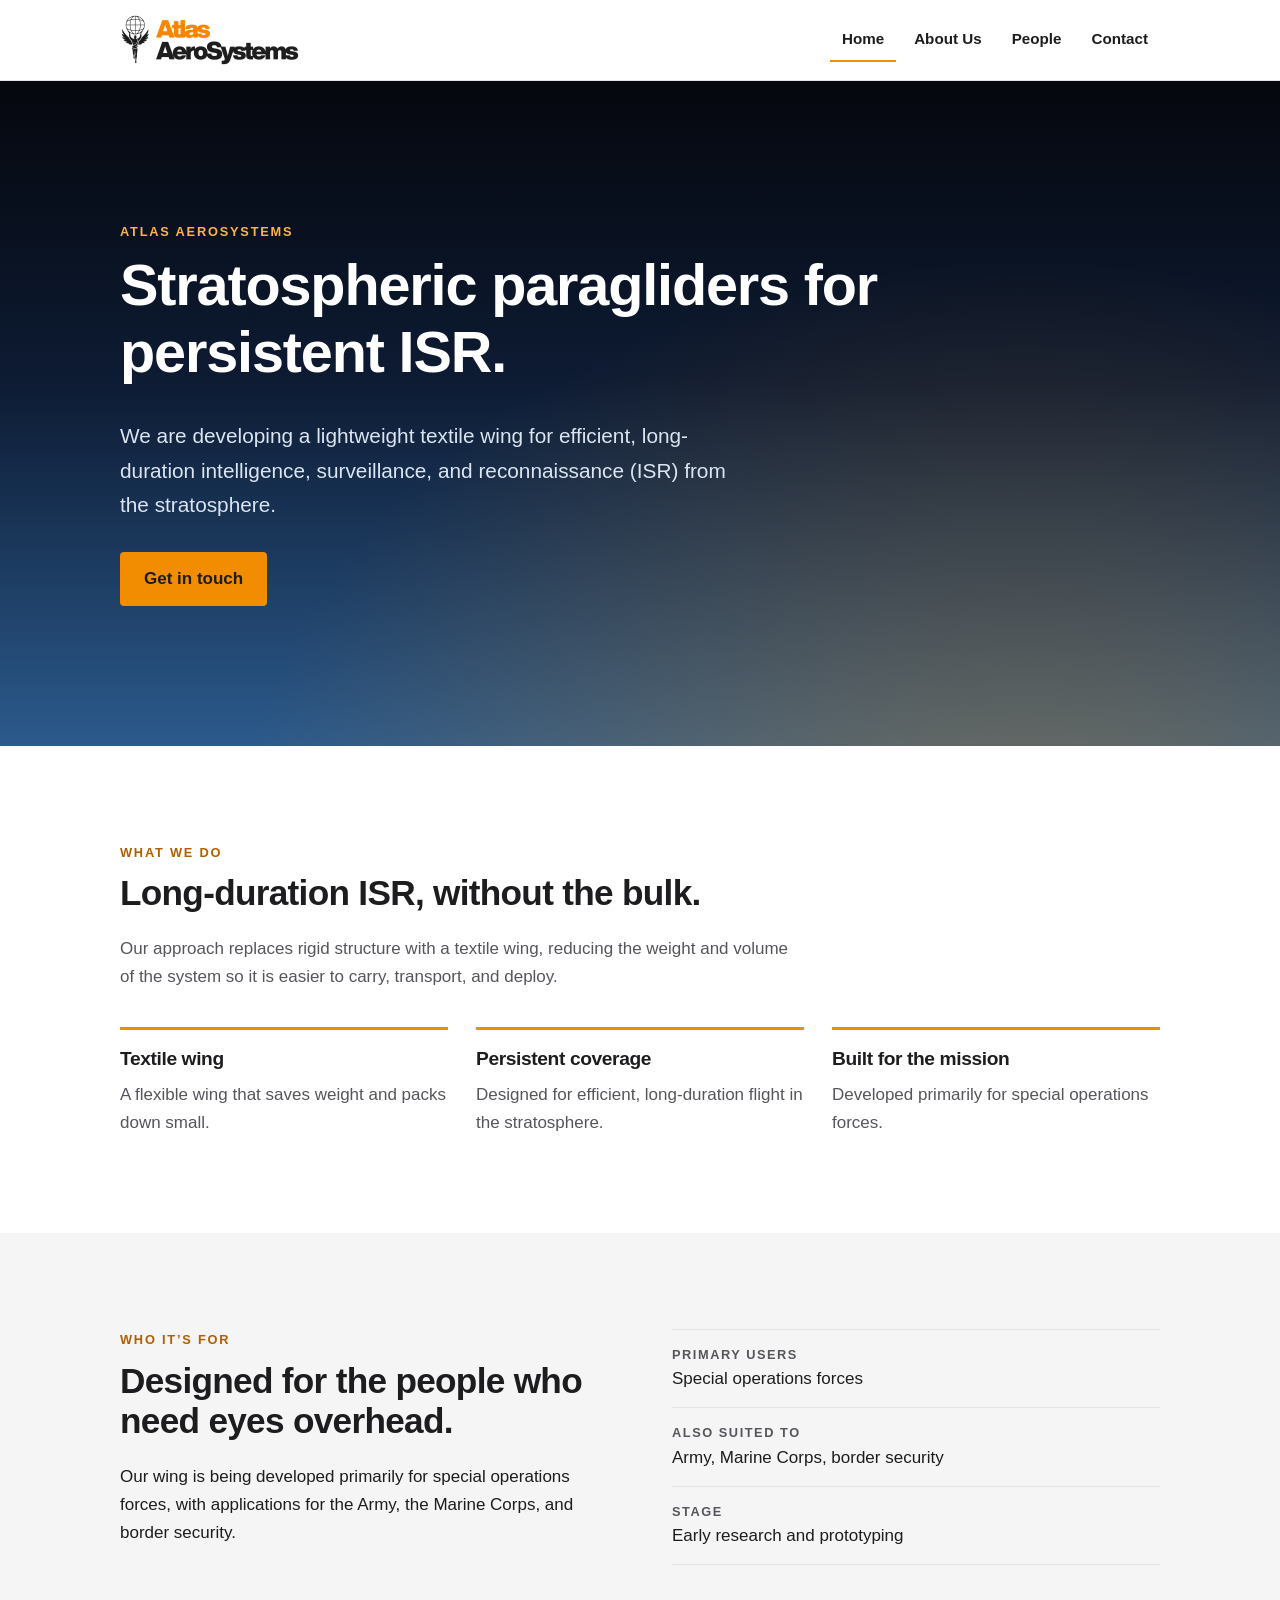
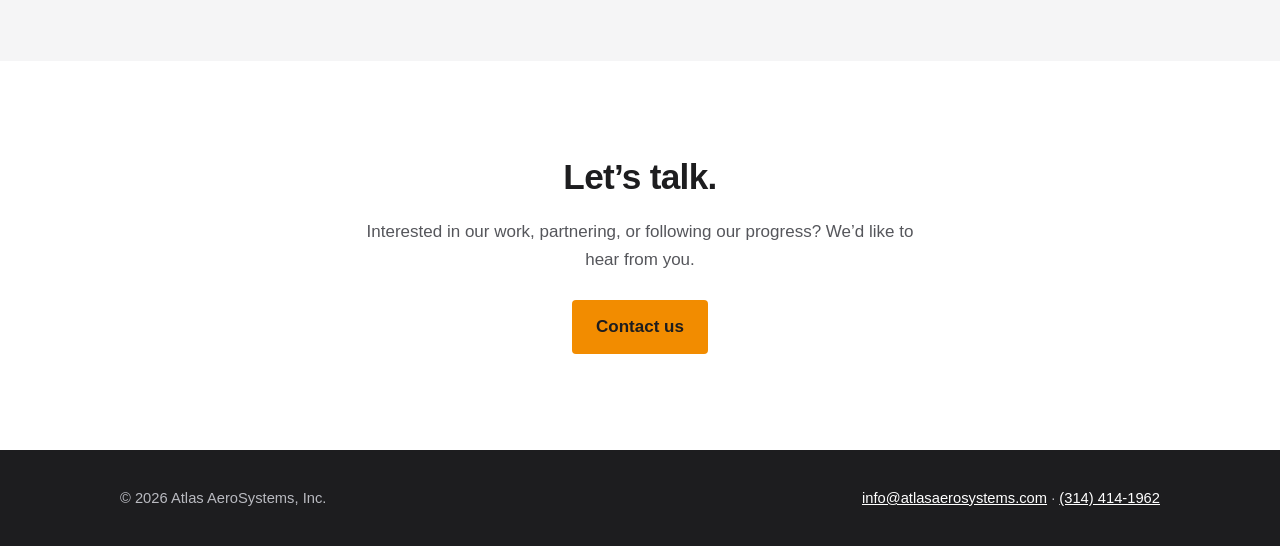
<file: index.html>
<!DOCTYPE html>
<html lang="en">
<head>
  <meta charset="utf-8">
  <meta name="viewport" content="width=device-width, initial-scale=1">
  <title>Atlas AeroSystems | Stratospheric Paragliders for Persistent ISR</title>
  <meta name="description" content="Atlas AeroSystems is developing stratospheric paragliders for persistent intelligence, surveillance, and reconnaissance (ISR).">
  <meta property="og:title" content="Atlas AeroSystems | Stratospheric Paragliders for Persistent ISR">
  <meta property="og:description" content="Atlas AeroSystems is developing stratospheric paragliders for persistent intelligence, surveillance, and reconnaissance (ISR).">
  <meta property="og:type" content="website">
  <meta property="og:image" content="https://atlasaerosystems.com/images/logo.png">
  <link rel="icon" type="image/png" href="images/favicon.png">
  <link rel="apple-touch-icon" href="images/apple-touch-icon.png">
  <link rel="stylesheet" href="styles.css">
</head>
<body>
  <a class="skip-link" href="#main">Skip to content</a>

  <header class="site-header">
    <div class="container header-inner">
      <a class="brand" href="index.html"><img src="images/logo.png" alt="Atlas AeroSystems" width="720" height="208"></a>
      <nav class="site-nav" aria-label="Main">
        <ul>
        <li><a href="index.html" aria-current="page">Home</a></li>
        <li><a href="about.html">About Us</a></li>
        <li><a href="people.html">People</a></li>
        <li><a href="contact.html">Contact</a></li>
        </ul>
      </nav>
    </div>
  </header>

  <main id="main">
    <section class="hero">
      <div class="container">
        <p class="eyebrow">Atlas AeroSystems</p>
        <h1>Stratospheric paragliders for persistent ISR.</h1>
        <p class="lead">We are developing a lightweight textile wing for efficient, long-duration intelligence, surveillance, and reconnaissance (ISR) from the stratosphere.</p>
        <a class="button" href="contact.html">Get in touch</a>
      </div>
    </section>

    <section class="section">
      <div class="container">
        <p class="eyebrow">What we do</p>
        <h2>Long-duration ISR, without the bulk.</h2>
        <p class="section-intro">Our approach replaces rigid structure with a textile wing, reducing the weight and volume of the system so it is easier to carry, transport, and deploy.</p>
        <div class="grid">
          <div class="card">
            <h3>Textile wing</h3>
            <p>A flexible wing that saves weight and packs down small.</p>
          </div>
          <div class="card">
            <h3>Persistent coverage</h3>
            <p>Designed for efficient, long-duration flight in the stratosphere.</p>
          </div>
          <div class="card">
            <h3>Built for the mission</h3>
            <p>Developed primarily for special operations forces.</p>
          </div>
        </div>
      </div>
    </section>

    <section class="section alt">
      <div class="container two-col">
        <div>
          <p class="eyebrow">Who it&rsquo;s for</p>
          <h2>Designed for the people who need eyes overhead.</h2>
          <p>Our wing is being developed primarily for special operations forces, with applications for the Army, the Marine Corps, and border security.</p>
        </div>
        <ul class="facts">
          <li><strong>Primary users</strong>Special operations forces</li>
          <li><strong>Also suited to</strong>Army, Marine Corps, border security</li>
          <li><strong>Stage</strong>Early research and prototyping</li>
        </ul>
      </div>
    </section>

    <section class="section cta">
      <div class="container">
        <h2>Let&rsquo;s talk.</h2>
        <p>Interested in our work, partnering, or following our progress? We&rsquo;d like to hear from you.</p>
        <a class="button" href="contact.html">Contact us</a>
      </div>
    </section>
  </main>

  <footer class="site-footer">
    <div class="container footer-inner">
      <p>&copy; 2026 Atlas AeroSystems, Inc.</p>
      <p><a href="mailto:info@atlasaerosystems.com">info@atlasaerosystems.com</a> &middot; <a href="tel:+13144141962">(314) 414-1962</a></p>
    </div>
  </footer>
</body>
</html>
</file>
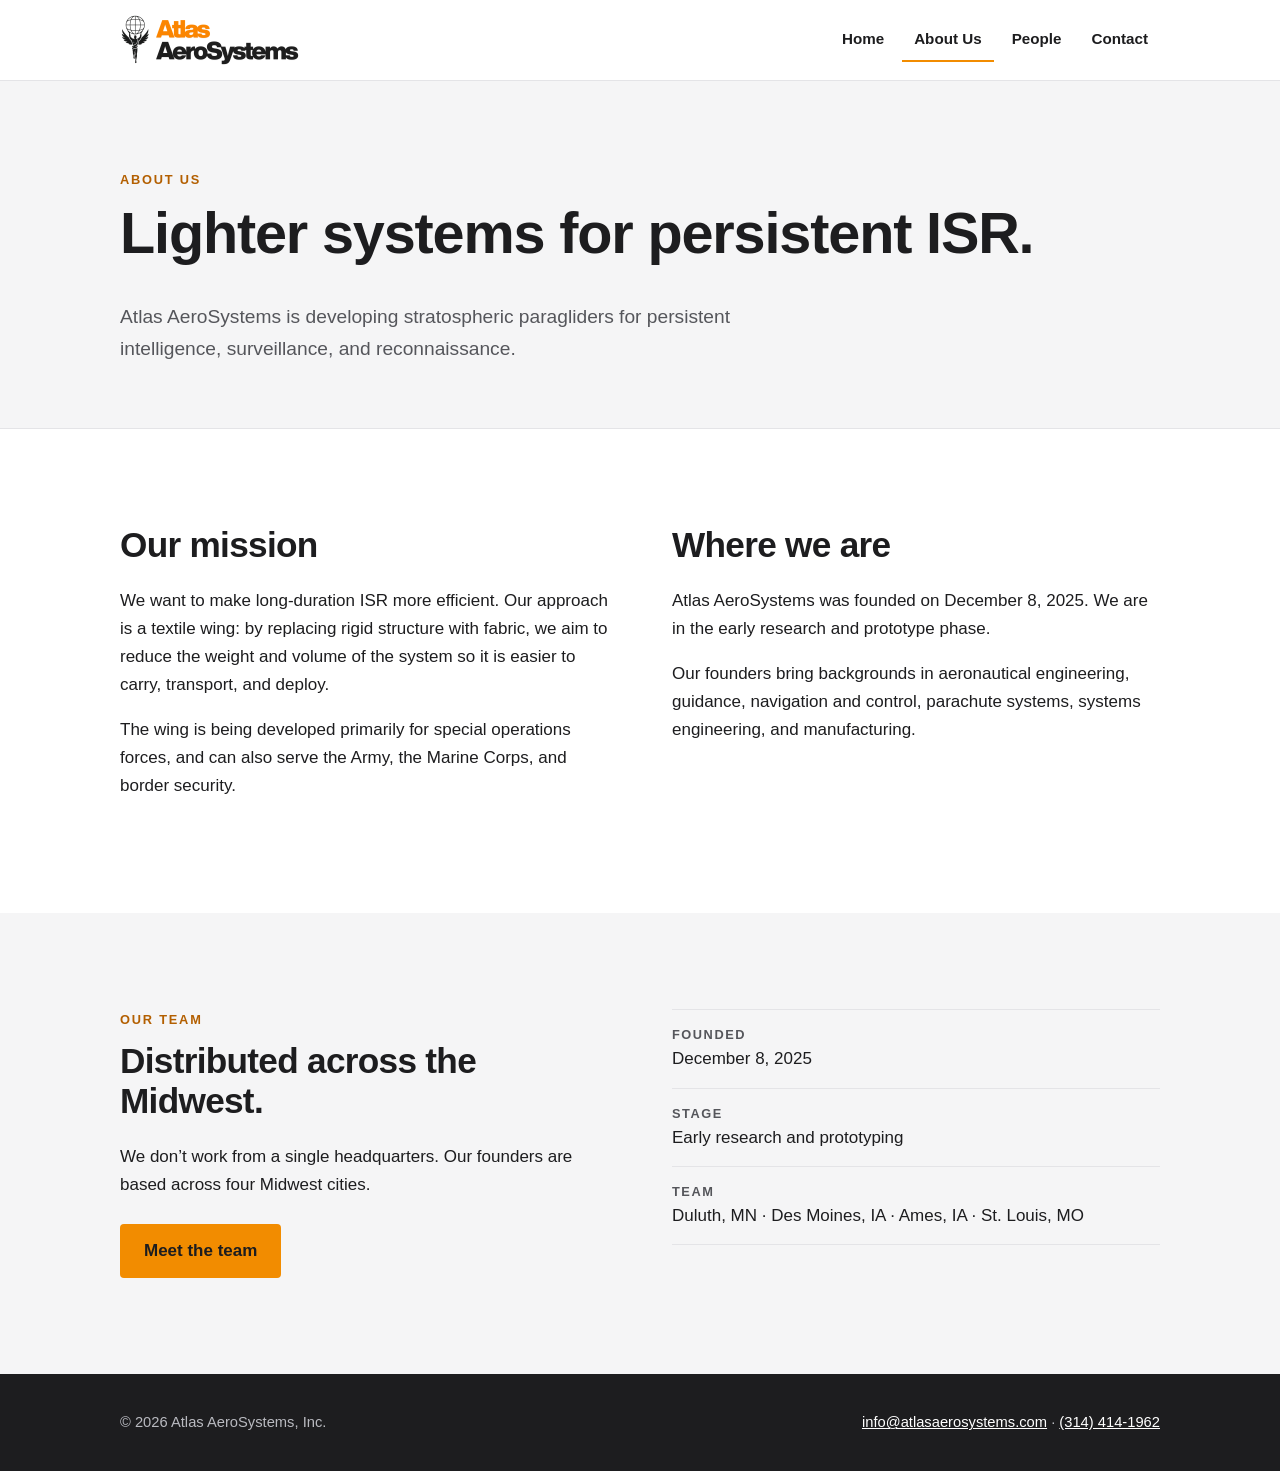
<file: about.html>
<!DOCTYPE html>
<html lang="en">
<head>
  <meta charset="utf-8">
  <meta name="viewport" content="width=device-width, initial-scale=1">
  <title>About Us | Atlas AeroSystems</title>
  <meta name="description" content="About Atlas AeroSystems: a Midwest team developing a textile-wing stratospheric paraglider for persistent ISR.">
  <meta property="og:title" content="About Us | Atlas AeroSystems">
  <meta property="og:description" content="About Atlas AeroSystems: a Midwest team developing a textile-wing stratospheric paraglider for persistent ISR.">
  <meta property="og:type" content="website">
  <meta property="og:image" content="https://atlasaerosystems.com/images/logo.png">
  <link rel="icon" type="image/png" href="images/favicon.png">
  <link rel="apple-touch-icon" href="images/apple-touch-icon.png">
  <link rel="stylesheet" href="styles.css">
</head>
<body>
  <a class="skip-link" href="#main">Skip to content</a>

  <header class="site-header">
    <div class="container header-inner">
      <a class="brand" href="index.html"><img src="images/logo.png" alt="Atlas AeroSystems" width="720" height="208"></a>
      <nav class="site-nav" aria-label="Main">
        <ul>
        <li><a href="index.html">Home</a></li>
        <li><a href="about.html" aria-current="page">About Us</a></li>
        <li><a href="people.html">People</a></li>
        <li><a href="contact.html">Contact</a></li>
        </ul>
      </nav>
    </div>
  </header>

  <main id="main">
    <section class="page-hero">
      <div class="container">
        <p class="eyebrow">About us</p>
        <h1>Lighter systems for persistent ISR.</h1>
        <p class="lead">Atlas AeroSystems is developing stratospheric paragliders for persistent intelligence, surveillance, and reconnaissance.</p>
      </div>
    </section>

    <section class="section">
      <div class="container two-col">
        <div>
          <h2>Our mission</h2>
          <p>We want to make long-duration ISR more efficient. Our approach is a textile wing: by replacing rigid structure with fabric, we aim to reduce the weight and volume of the system so it is easier to carry, transport, and deploy.</p>
          <p>The wing is being developed primarily for special operations forces, and can also serve the Army, the Marine Corps, and border security.</p>
        </div>
        <div>
          <h2>Where we are</h2>
          <p>Atlas AeroSystems was founded on December 8, 2025. We are in the early research and prototype phase.</p>
          <p>Our founders bring backgrounds in aeronautical engineering, guidance, navigation and control, parachute systems, systems engineering, and manufacturing.</p>
        </div>
      </div>
    </section>

    <section class="section alt">
      <div class="container two-col">
        <div>
          <p class="eyebrow">Our team</p>
          <h2>Distributed across the Midwest.</h2>
          <p>We don&rsquo;t work from a single headquarters. Our founders are based across four Midwest cities.</p>
          <a class="button" href="people.html">Meet the team</a>
        </div>
        <ul class="facts">
          <li><strong>Founded</strong>December 8, 2025</li>
          <li><strong>Stage</strong>Early research and prototyping</li>
          <li><strong>Team</strong>Duluth, MN &middot; Des Moines, IA &middot; Ames, IA &middot; St. Louis, MO</li>
        </ul>
      </div>
    </section>
  </main>

  <footer class="site-footer">
    <div class="container footer-inner">
      <p>&copy; 2026 Atlas AeroSystems, Inc.</p>
      <p><a href="mailto:info@atlasaerosystems.com">info@atlasaerosystems.com</a> &middot; <a href="tel:+13144141962">(314) 414-1962</a></p>
    </div>
  </footer>
</body>
</html>
</file>
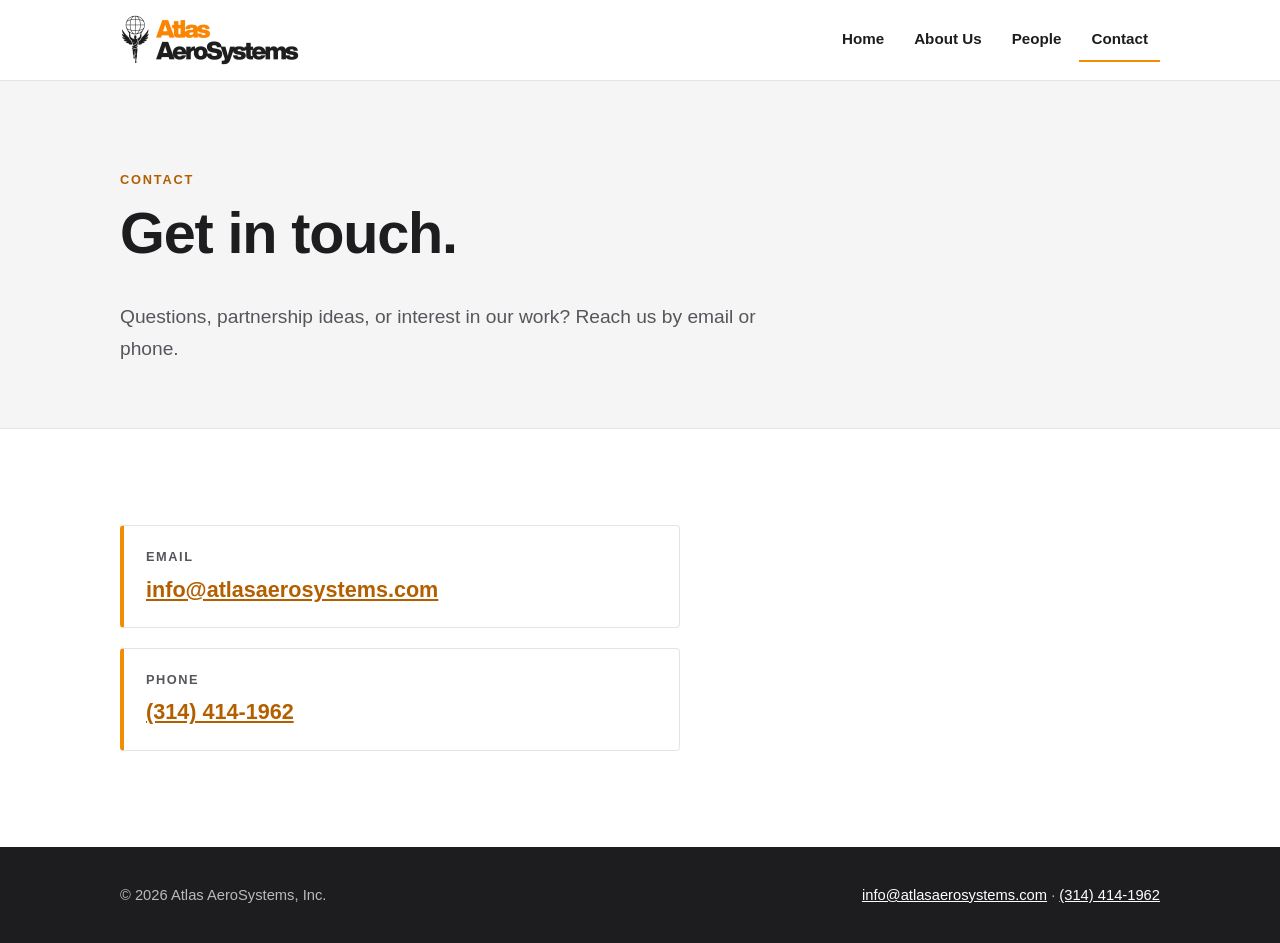
<file: contact.html>
<!DOCTYPE html>
<html lang="en">
<head>
  <meta charset="utf-8">
  <meta name="viewport" content="width=device-width, initial-scale=1">
  <title>Contact | Atlas AeroSystems</title>
  <meta name="description" content="Contact Atlas AeroSystems by email or phone.">
  <meta property="og:title" content="Contact | Atlas AeroSystems">
  <meta property="og:description" content="Contact Atlas AeroSystems by email or phone.">
  <meta property="og:type" content="website">
  <meta property="og:image" content="https://atlasaerosystems.com/images/logo.png">
  <link rel="icon" type="image/png" href="images/favicon.png">
  <link rel="apple-touch-icon" href="images/apple-touch-icon.png">
  <link rel="stylesheet" href="styles.css">
</head>
<body>
  <a class="skip-link" href="#main">Skip to content</a>

  <header class="site-header">
    <div class="container header-inner">
      <a class="brand" href="index.html"><img src="images/logo.png" alt="Atlas AeroSystems" width="720" height="208"></a>
      <nav class="site-nav" aria-label="Main">
        <ul>
        <li><a href="index.html">Home</a></li>
        <li><a href="about.html">About Us</a></li>
        <li><a href="people.html">People</a></li>
        <li><a href="contact.html" aria-current="page">Contact</a></li>
        </ul>
      </nav>
    </div>
  </header>

  <main id="main">
    <section class="page-hero">
      <div class="container">
        <p class="eyebrow">Contact</p>
        <h1>Get in touch.</h1>
        <p class="lead">Questions, partnership ideas, or interest in our work? Reach us by email or phone.</p>
      </div>
    </section>

    <section class="section">
      <div class="container">
        <ul class="contact-list">
          <li><strong>Email</strong><a href="mailto:info@atlasaerosystems.com">info@atlasaerosystems.com</a></li>
          <li><strong>Phone</strong><a href="tel:+13144141962">(314) 414-1962</a></li>
        </ul>
      </div>
    </section>
  </main>

  <footer class="site-footer">
    <div class="container footer-inner">
      <p>&copy; 2026 Atlas AeroSystems, Inc.</p>
      <p><a href="mailto:info@atlasaerosystems.com">info@atlasaerosystems.com</a> &middot; <a href="tel:+13144141962">(314) 414-1962</a></p>
    </div>
  </footer>
</body>
</html>
</file>
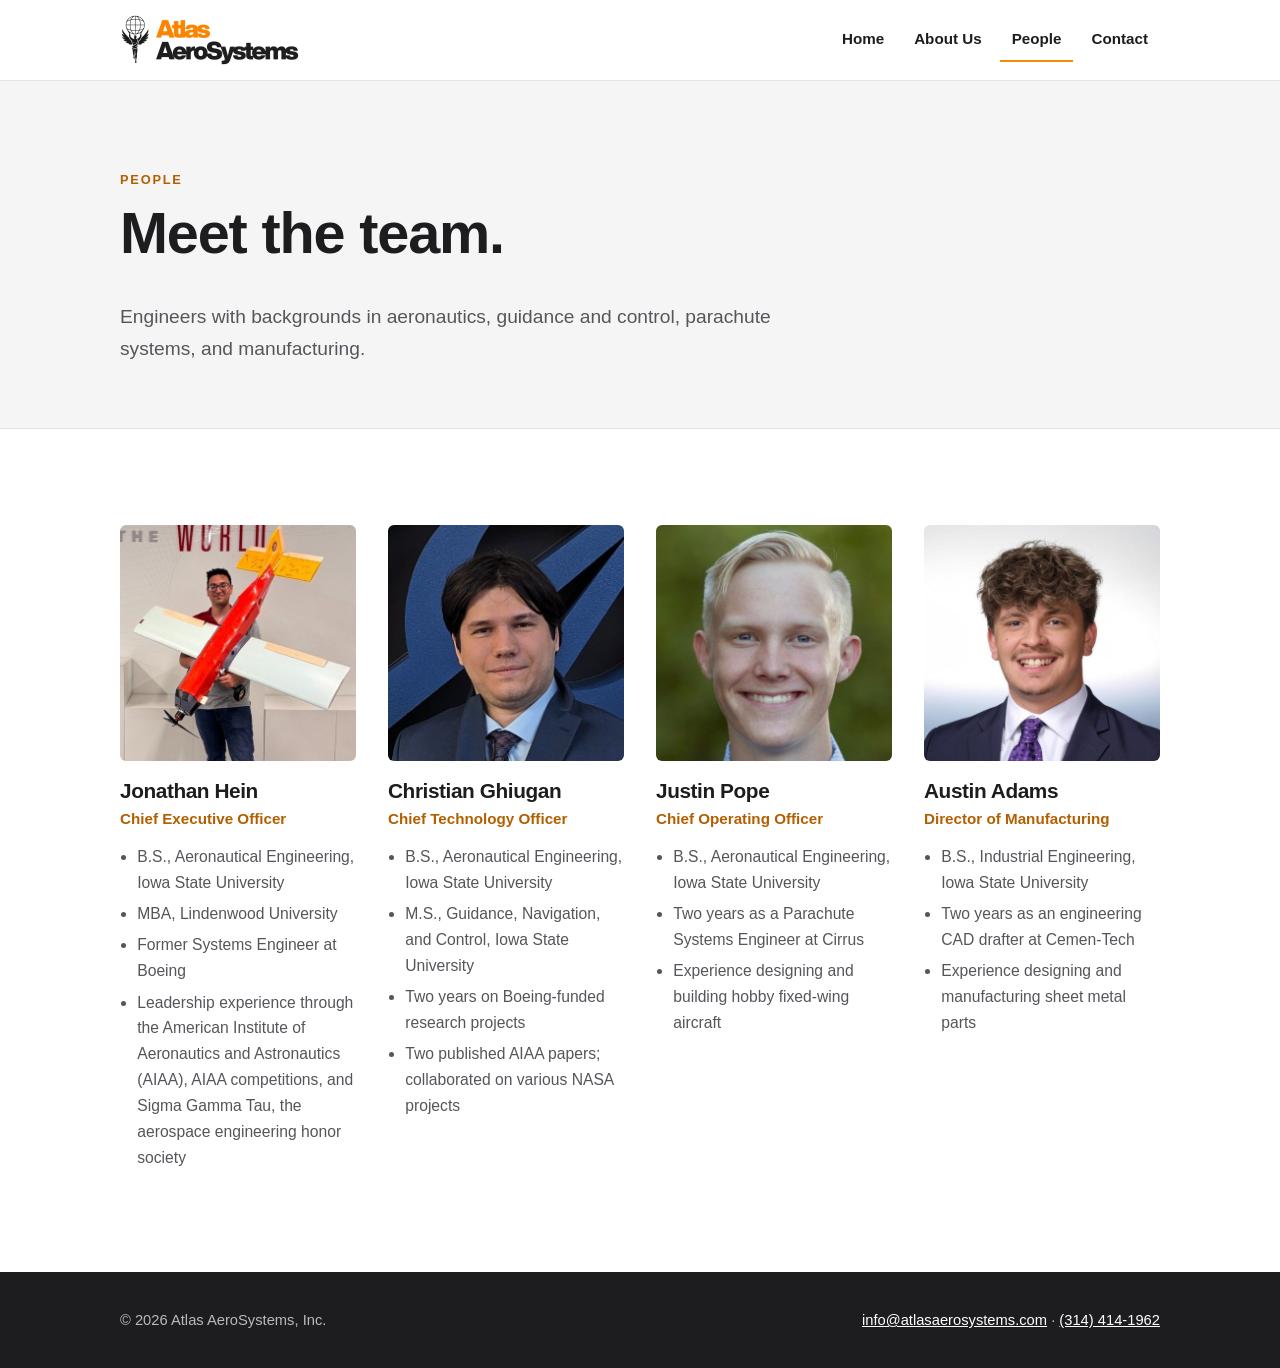
<file: people.html>
<!DOCTYPE html>
<html lang="en">
<head>
  <meta charset="utf-8">
  <meta name="viewport" content="width=device-width, initial-scale=1">
  <title>People | Atlas AeroSystems</title>
  <meta name="description" content="Meet the founding team of Atlas AeroSystems.">
  <meta property="og:title" content="People | Atlas AeroSystems">
  <meta property="og:description" content="Meet the founding team of Atlas AeroSystems.">
  <meta property="og:type" content="website">
  <meta property="og:image" content="https://atlasaerosystems.com/images/logo.png">
  <link rel="icon" type="image/png" href="images/favicon.png">
  <link rel="apple-touch-icon" href="images/apple-touch-icon.png">
  <link rel="stylesheet" href="styles.css">
</head>
<body>
  <a class="skip-link" href="#main">Skip to content</a>

  <header class="site-header">
    <div class="container header-inner">
      <a class="brand" href="index.html"><img src="images/logo.png" alt="Atlas AeroSystems" width="720" height="208"></a>
      <nav class="site-nav" aria-label="Main">
        <ul>
        <li><a href="index.html">Home</a></li>
        <li><a href="about.html">About Us</a></li>
        <li><a href="people.html" aria-current="page">People</a></li>
        <li><a href="contact.html">Contact</a></li>
        </ul>
      </nav>
    </div>
  </header>

  <main id="main">
    <section class="page-hero">
      <div class="container">
        <p class="eyebrow">People</p>
        <h1>Meet the team.</h1>
        <p class="lead">Engineers with backgrounds in aeronautics, guidance and control, parachute systems, and manufacturing.</p>
      </div>
    </section>

    <section class="section">
      <div class="container">
        <div class="people">
          <article class="person">
            <img src="images/jonathan-hein.jpg" alt="Portrait of Jonathan Hein" width="480" height="480" loading="lazy">
            <h2>Jonathan Hein</h2>
            <p class="role">Chief Executive Officer</p>
            <ul>
              <li>B.S., Aeronautical Engineering, Iowa State University</li>
              <li>MBA, Lindenwood University</li>
              <li>Former Systems Engineer at Boeing</li>
              <li>Leadership experience through the American Institute of Aeronautics and Astronautics (AIAA), AIAA competitions, and Sigma Gamma Tau, the aerospace engineering honor society</li>
            </ul>
          </article>
          <article class="person">
            <img src="images/christian-ghiugan.jpg" alt="Portrait of Christian Ghiugan" width="480" height="480" loading="lazy">
            <h2>Christian Ghiugan</h2>
            <p class="role">Chief Technology Officer</p>
            <ul>
              <li>B.S., Aeronautical Engineering, Iowa State University</li>
              <li>M.S., Guidance, Navigation, and Control, Iowa State University</li>
              <li>Two years on Boeing-funded research projects</li>
              <li>Two published AIAA papers; collaborated on various NASA projects</li>
            </ul>
          </article>
          <article class="person">
            <img src="images/justin-pope.jpg" alt="Portrait of Justin Pope" width="480" height="480" loading="lazy">
            <h2>Justin Pope</h2>
            <p class="role">Chief Operating Officer</p>
            <ul>
              <li>B.S., Aeronautical Engineering, Iowa State University</li>
              <li>Two years as a Parachute Systems Engineer at Cirrus</li>
              <li>Experience designing and building hobby fixed-wing aircraft</li>
            </ul>
          </article>
          <article class="person">
            <img src="images/austin-adams.jpg" alt="Portrait of Austin Adams" width="480" height="480" loading="lazy">
            <h2>Austin Adams</h2>
            <p class="role">Director of Manufacturing</p>
            <ul>
              <li>B.S., Industrial Engineering, Iowa State University</li>
              <li>Two years as an engineering CAD drafter at Cemen-Tech</li>
              <li>Experience designing and manufacturing sheet metal parts</li>
            </ul>
          </article>
        </div>
      </div>
    </section>
  </main>

  <footer class="site-footer">
    <div class="container footer-inner">
      <p>&copy; 2026 Atlas AeroSystems, Inc.</p>
      <p><a href="mailto:info@atlasaerosystems.com">info@atlasaerosystems.com</a> &middot; <a href="tel:+13144141962">(314) 414-1962</a></p>
    </div>
  </footer>
</body>
</html>
</file>
<file: styles.css>
/* Atlas AeroSystems — site styles
   Colors come from the logo: orange "Atlas", near-black "AeroSystems". */

:root {
  --orange: #f28c00;        /* logo orange, used for accents */
  --orange-dark: #b35f00;   /* darker orange for text links (readable on white) */
  --ink: #1d1d1f;           /* logo near-black, main text */
  --muted: #55565b;         /* secondary text */
  --line: #e4e4e7;          /* thin borders */
  --soft: #f5f5f6;          /* light gray section background */
  --white: #ffffff;
  --max: 1080px;            /* maximum content width */
  --font: -apple-system, BlinkMacSystemFont, "Segoe UI", Roboto, "Helvetica Neue", Arial, sans-serif;
}

* { box-sizing: border-box; }

html { -webkit-text-size-adjust: 100%; }

body {
  margin: 0;
  font-family: var(--font);
  font-size: 1.0625rem;
  line-height: 1.65;
  color: var(--ink);
  background: var(--white);
}

img { max-width: 100%; height: auto; display: block; }

a { color: var(--orange-dark); }
a:hover { color: var(--ink); }

h1, h2, h3 {
  line-height: 1.15;
  letter-spacing: -0.02em;
  margin: 0 0 0.6em;
}
h1 { font-size: clamp(2.1rem, 6vw, 3.6rem); font-weight: 800; }
h2 { font-size: clamp(1.6rem, 4vw, 2.2rem); font-weight: 800; }
h3 { font-size: 1.2rem; font-weight: 700; }
p { margin: 0 0 1em; }

.container {
  width: 100%;
  max-width: var(--max);
  margin: 0 auto;
  padding: 0 20px;
}

.skip-link {
  position: absolute;
  left: -9999px;
}
.skip-link:focus {
  left: 16px; top: 16px;
  background: var(--ink); color: var(--white);
  padding: 8px 14px; z-index: 10;
}

/* ---------- Header and navigation ---------- */

.site-header {
  border-bottom: 1px solid var(--line);
  background: var(--white);
}
.header-inner {
  display: flex;
  align-items: center;
  justify-content: space-between;
  gap: 16px;
  padding-top: 14px;
  padding-bottom: 14px;
}
.brand img { width: 180px; }

.site-nav ul {
  list-style: none;
  margin: 0;
  padding: 0;
  display: flex;
  gap: 6px;
}
.site-nav a {
  display: block;
  padding: 8px 12px;
  font-size: 0.95rem;
  font-weight: 600;
  color: var(--ink);
  text-decoration: none;
  border-bottom: 2px solid transparent;
}
.site-nav a:hover { color: var(--orange-dark); }
.site-nav a[aria-current="page"] { border-bottom-color: var(--orange); }

/* On phones: logo on top, menu links in a row underneath */
@media (max-width: 680px) {
  .header-inner { flex-direction: column; align-items: flex-start; gap: 6px; }
  .brand img { width: 150px; }
  .site-nav { width: 100%; }
  .site-nav ul { justify-content: space-between; gap: 0; }
  .site-nav a { padding: 8px 4px; font-size: 0.95rem; }
}

/* ---------- Hero (top banner) ---------- */

.hero {
  color: var(--white);
  /* A sky that fades into the dark stratosphere. Replace with a photo later if you like. */
  background:
    radial-gradient(ellipse at 80% 120%, rgba(242, 140, 0, 0.35), transparent 55%),
    linear-gradient(180deg, #05070d 0%, #0d1b33 45%, #2b5a8c 100%);
  padding: clamp(64px, 12vw, 140px) 0;
}
.hero .eyebrow { color: #ffb347; }
.hero p.lead {
  font-size: clamp(1.1rem, 2.4vw, 1.3rem);
  max-width: 640px;
  color: #dbe4f0;
}
.hero h1 { max-width: 760px; }

.page-hero {
  background: var(--soft);
  border-bottom: 1px solid var(--line);
  padding: clamp(48px, 8vw, 88px) 0 clamp(36px, 6vw, 64px);
}
.page-hero p.lead { font-size: 1.2rem; color: var(--muted); max-width: 680px; margin: 0; }

.eyebrow {
  font-size: 0.8rem;
  font-weight: 700;
  letter-spacing: 0.14em;
  text-transform: uppercase;
  color: var(--orange-dark);
  margin-bottom: 0.8em;
}

/* ---------- Buttons ---------- */

.button {
  display: inline-block;
  background: var(--orange);
  color: var(--ink);
  font-weight: 700;
  text-decoration: none;
  padding: 13px 24px;
  border-radius: 4px;
  margin-top: 0.5em;
}
.button:hover { background: #ffa22e; color: var(--ink); }

/* ---------- Sections ---------- */

.section { padding: clamp(56px, 9vw, 96px) 0; }
.section.alt { background: var(--soft); }
.section-intro { max-width: 680px; color: var(--muted); }

.grid {
  display: grid;
  gap: 28px;
  grid-template-columns: repeat(auto-fit, minmax(240px, 1fr));
  margin-top: 36px;
}

.card {
  border-top: 3px solid var(--orange);
  padding-top: 18px;
}
.card p { color: var(--muted); margin: 0; }

.two-col {
  display: grid;
  gap: 40px;
  grid-template-columns: 1fr;
}
@media (min-width: 820px) {
  .two-col { grid-template-columns: 1fr 1fr; gap: 64px; }
}

.facts {
  list-style: none;
  margin: 0;
  padding: 0;
  border-top: 1px solid var(--line);
}
.facts li {
  padding: 14px 0;
  border-bottom: 1px solid var(--line);
}
.facts strong {
  display: block;
  font-size: 0.8rem;
  letter-spacing: 0.12em;
  text-transform: uppercase;
  color: var(--muted);
}

.cta {
  text-align: center;
}
.cta p { color: var(--muted); max-width: 560px; margin-left: auto; margin-right: auto; }

/* ---------- People ---------- */

.people {
  display: grid;
  gap: 40px 32px;
  grid-template-columns: repeat(auto-fit, minmax(230px, 1fr));
}
.person img {
  width: 100%;
  aspect-ratio: 1 / 1;
  object-fit: cover;
  border-radius: 6px;
  background: var(--soft);
  margin-bottom: 18px;
}
.person h2 { font-size: 1.3rem; margin-bottom: 0.15em; }
.person .role {
  color: var(--orange-dark);
  font-weight: 700;
  font-size: 0.95rem;
  margin-bottom: 0.8em;
}
.person ul {
  margin: 0;
  padding-left: 1.1em;
  color: var(--muted);
  font-size: 0.98rem;
}
.person li { margin-bottom: 0.35em; }

/* ---------- Contact ---------- */

.contact-list {
  list-style: none;
  margin: 0;
  padding: 0;
  display: grid;
  gap: 20px;
  max-width: 560px;
}
.contact-list li {
  border: 1px solid var(--line);
  border-left: 4px solid var(--orange);
  border-radius: 4px;
  padding: 20px 22px;
}
.contact-list strong {
  display: block;
  font-size: 0.8rem;
  letter-spacing: 0.12em;
  text-transform: uppercase;
  color: var(--muted);
  margin-bottom: 4px;
}
.contact-list a {
  font-size: clamp(1.1rem, 4.5vw, 1.35rem);
  font-weight: 700;
  word-break: break-word;
}

/* ---------- Footer ---------- */

.site-footer {
  background: var(--ink);
  color: #b9bac0;
  padding: 36px 0;
  font-size: 0.92rem;
}
.footer-inner {
  display: flex;
  flex-wrap: wrap;
  gap: 12px 32px;
  justify-content: space-between;
}
.site-footer a { color: #ffffff; }
.site-footer a:hover { color: var(--orange); }
.site-footer p { margin: 0; }
</file>
